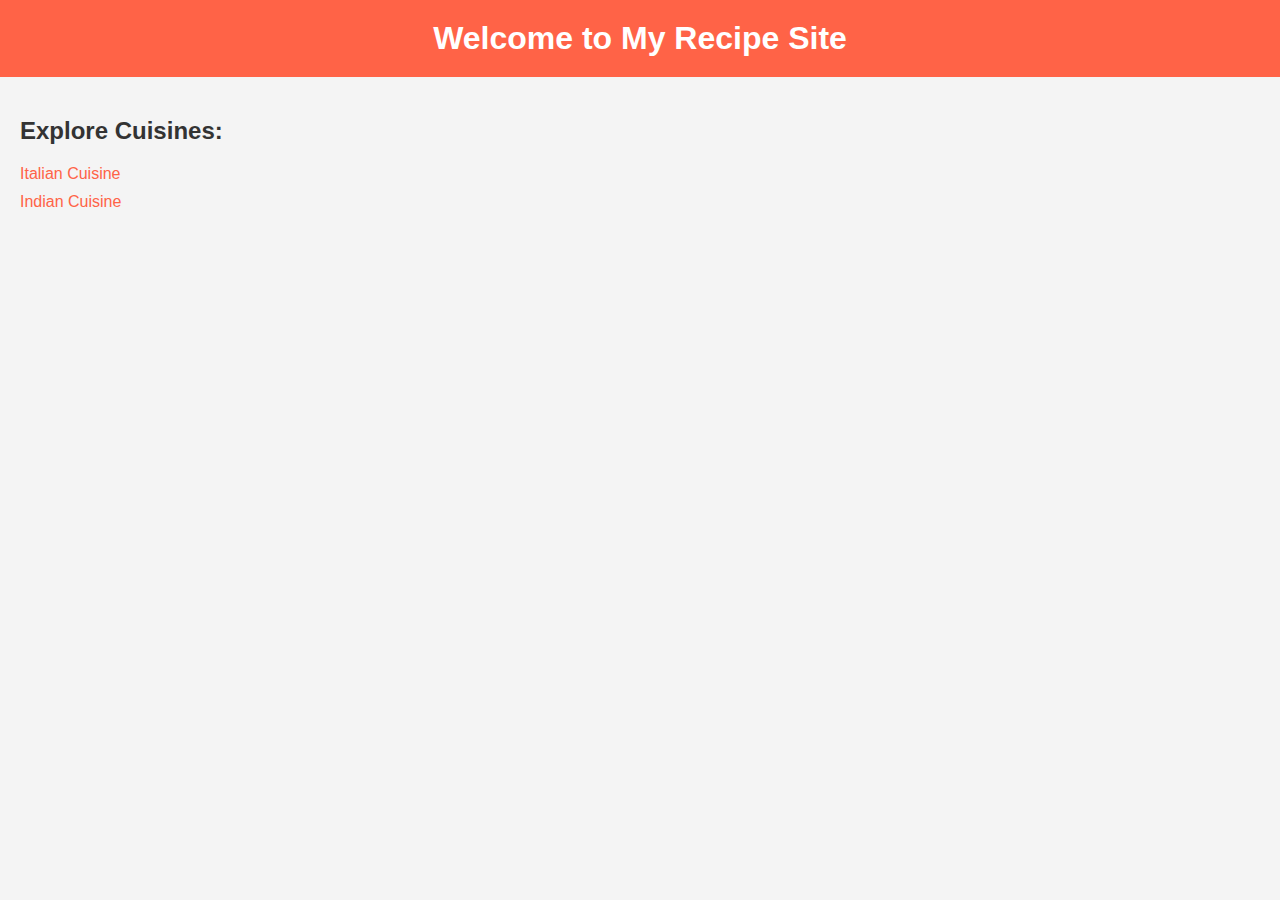
<file: index.html>
<!DOCTYPE html>
<html lang="en">
<head>
  <meta charset="UTF-8">
  <meta name="viewport" content="width=device-width, initial-scale=1.0">
  <title>Recipe Site</title>
  <link rel="stylesheet" href="styles.css">
</head>
<body>
  <header>
    <h1>Welcome to My Recipe Site</h1>
  </header>
  <main>
    <h2>Explore Cuisines:</h2>
    <ul>
      <li><a href="italian.html">Italian Cuisine</a></li>
      <li><a href="indian.html">Indian Cuisine</a></li>
    </ul>
  </main>
</body>
</html>
</file>
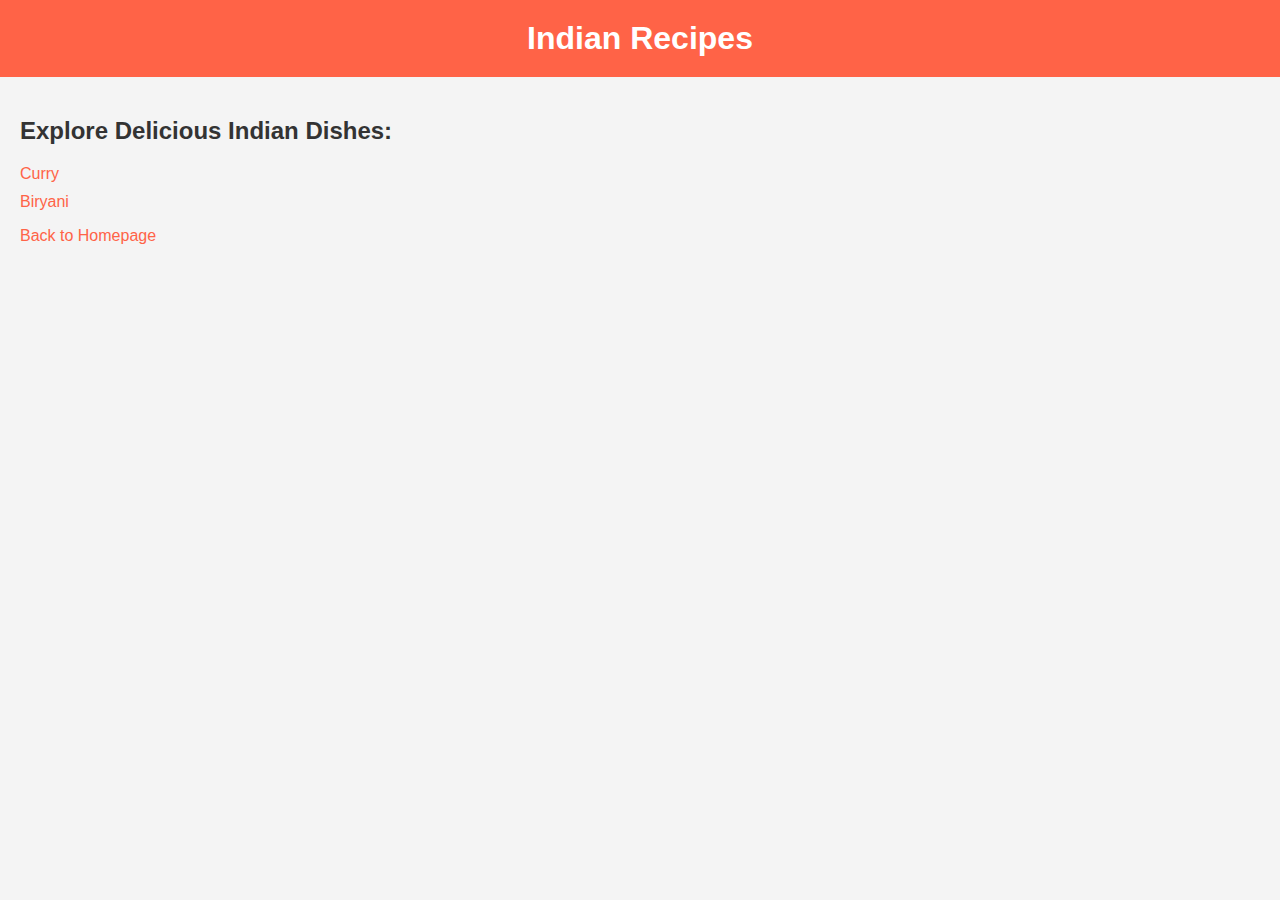
<file: indian.html>
<!DOCTYPE html>
<html lang="en">
<head>
  <meta charset="UTF-8">
  <meta name="viewport" content="width=device-width, initial-scale=1.0">
  <title>Indian Cuisine</title>
  <link rel="stylesheet" href="styles.css">
</head>
<body>
  <header>
    <h1>Indian Recipes</h1>
  </header>
  <main>
    <h2>Explore Delicious Indian Dishes:</h2>
    <ul>
      <li><a href="recipes/curry.html">Curry</a></li>
      <li><a href="recipes/biryani.html">Biryani</a></li>
    </ul>
    <a href="index.html">Back to Homepage</a>
  </main>
</body>
</html>
</file>
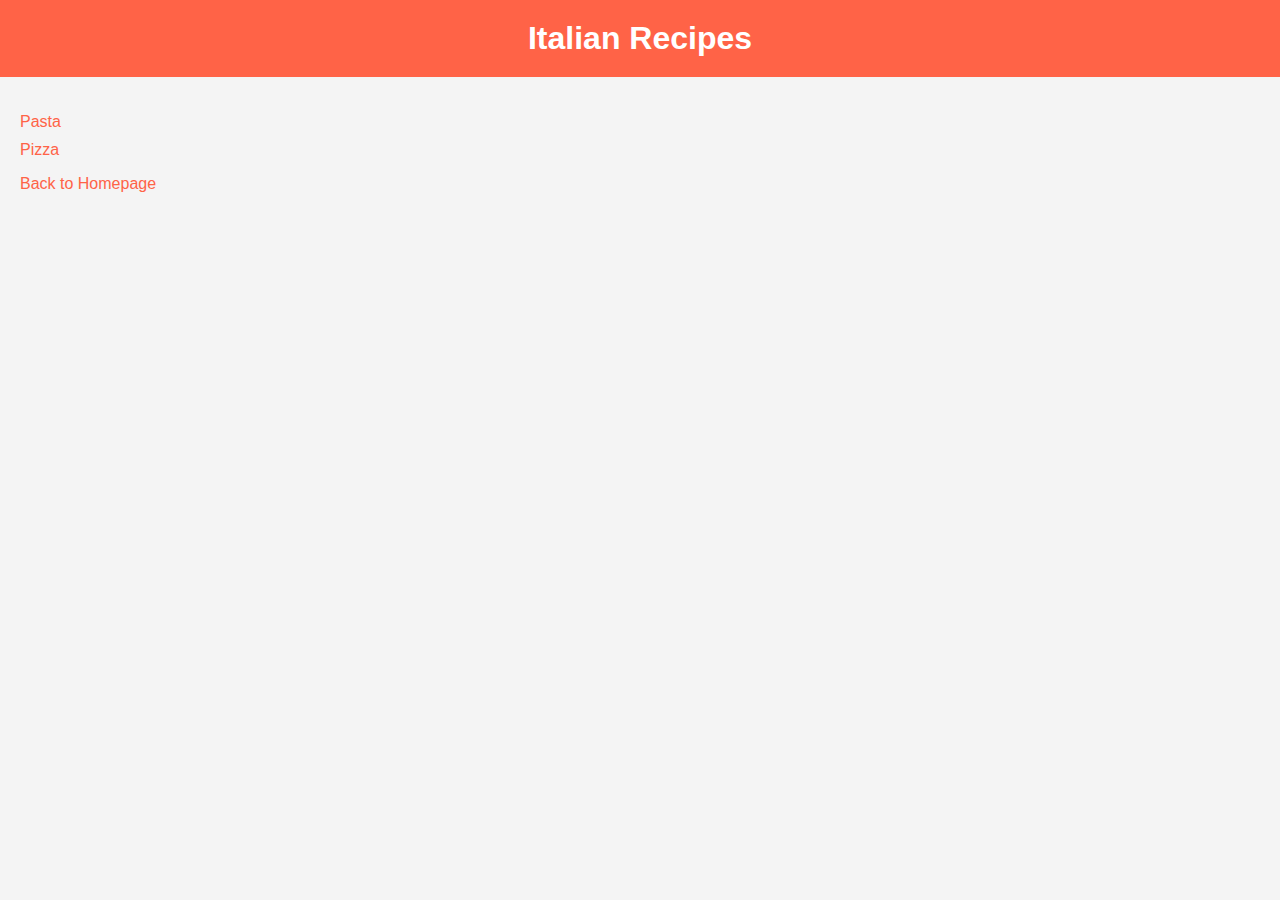
<file: italian.html>
<!DOCTYPE html>
<html lang="en">
<head>
  <meta charset="UTF-8">
  <meta name="viewport" content="width=device-width, initial-scale=1.0">
  <title>Italian Cuisine</title>
  <link rel="stylesheet" href="styles.css">
</head>
<body>
  <header>
    <h1>Italian Recipes</h1>
  </header>
  <main>
    <ul>
      <li><a href="recipes/pasta.html">Pasta</a></li>
      <li><a href="recipes/pizza.html">Pizza</a></li>
    </ul>
    <a href="index.html">Back to Homepage</a>
  </main>
</body>
</html>
</file>
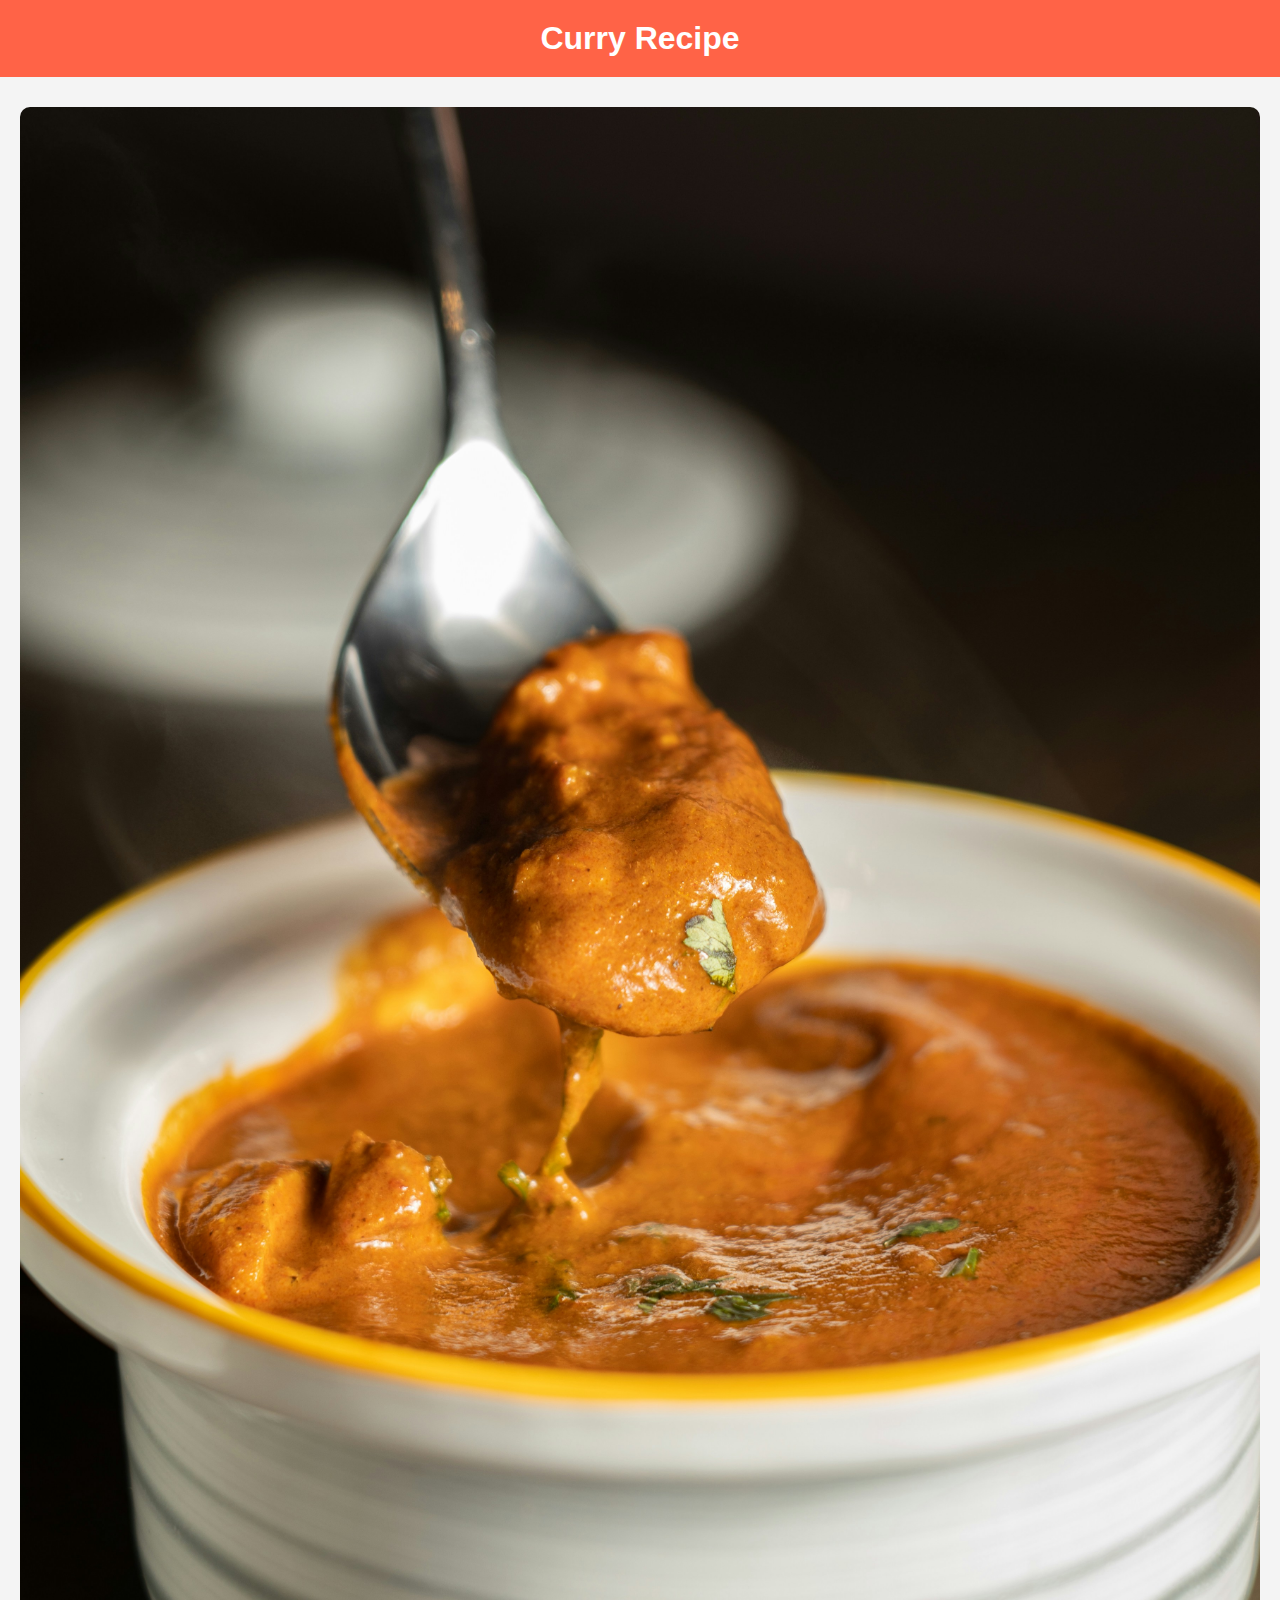
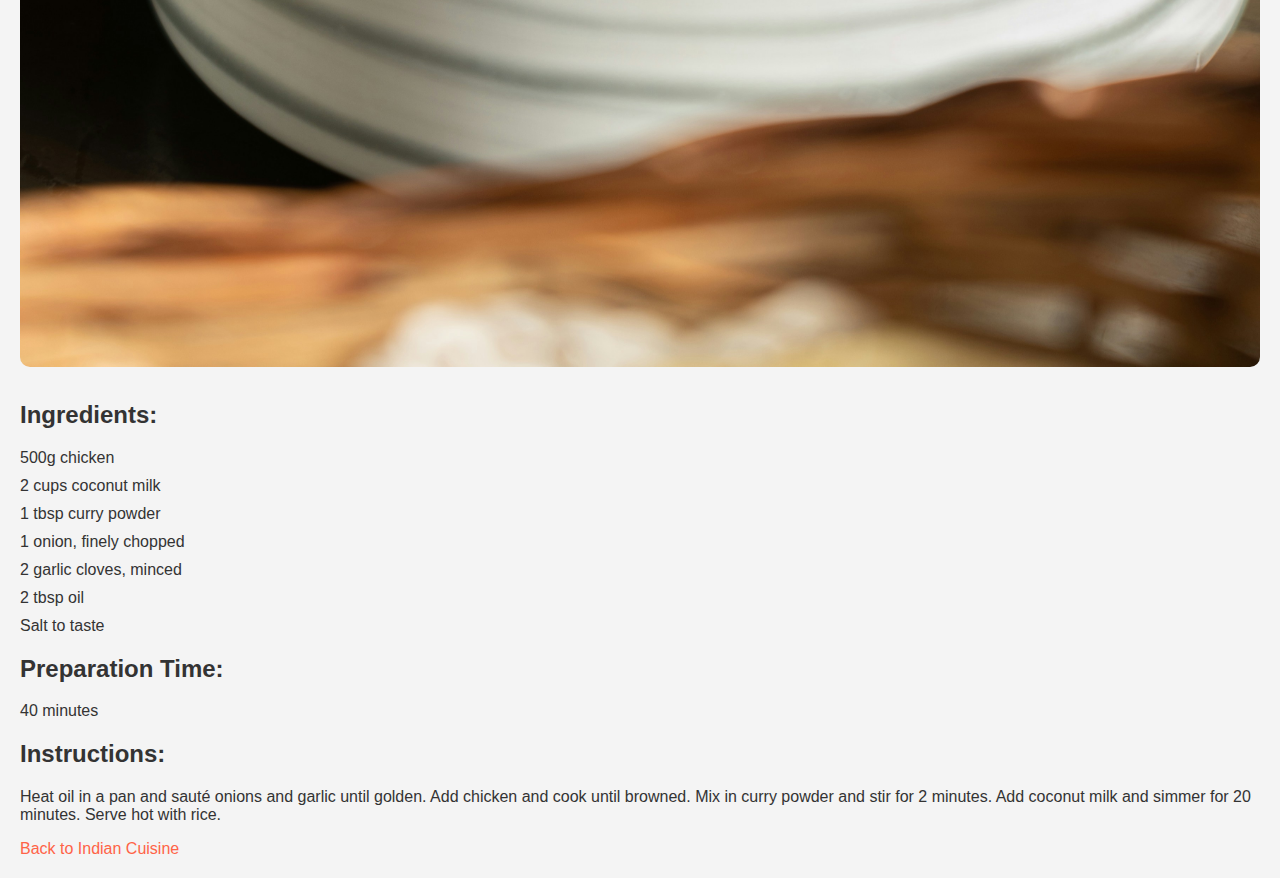
<file: recipes/curry.html>
<!DOCTYPE html>
<html lang="en">
<head>
  <meta charset="UTF-8">
  <meta name="viewport" content="width=device-width, initial-scale=1.0">
  <title>Curry Recipe</title>
  <link rel="stylesheet" href="../styles.css">
</head>
<body>
  <header>
    <h1>Curry Recipe</h1>
  </header>
  <main>
    <img src="../images/curry.jpg" alt="Curry">
    <h2>Ingredients:</h2>
    <ul>
      <li>500g chicken</li>
      <li>2 cups coconut milk</li>
      <li>1 tbsp curry powder</li>
      <li>1 onion, finely chopped</li>
      <li>2 garlic cloves, minced</li>
      <li>2 tbsp oil</li>
      <li>Salt to taste</li>
    </ul>
    <h2>Preparation Time:</h2>
    <p>40 minutes</p>
    <h2>Instructions:</h2>
    <p>
      Heat oil in a pan and sauté onions and garlic until golden. Add chicken and cook until browned. Mix in curry powder and stir for 2 minutes. Add coconut milk and simmer for 20 minutes. Serve hot with rice.
    </p>
    <a href="../indian.html">Back to Indian Cuisine</a>
  </main>
</body>
</html>
</file>
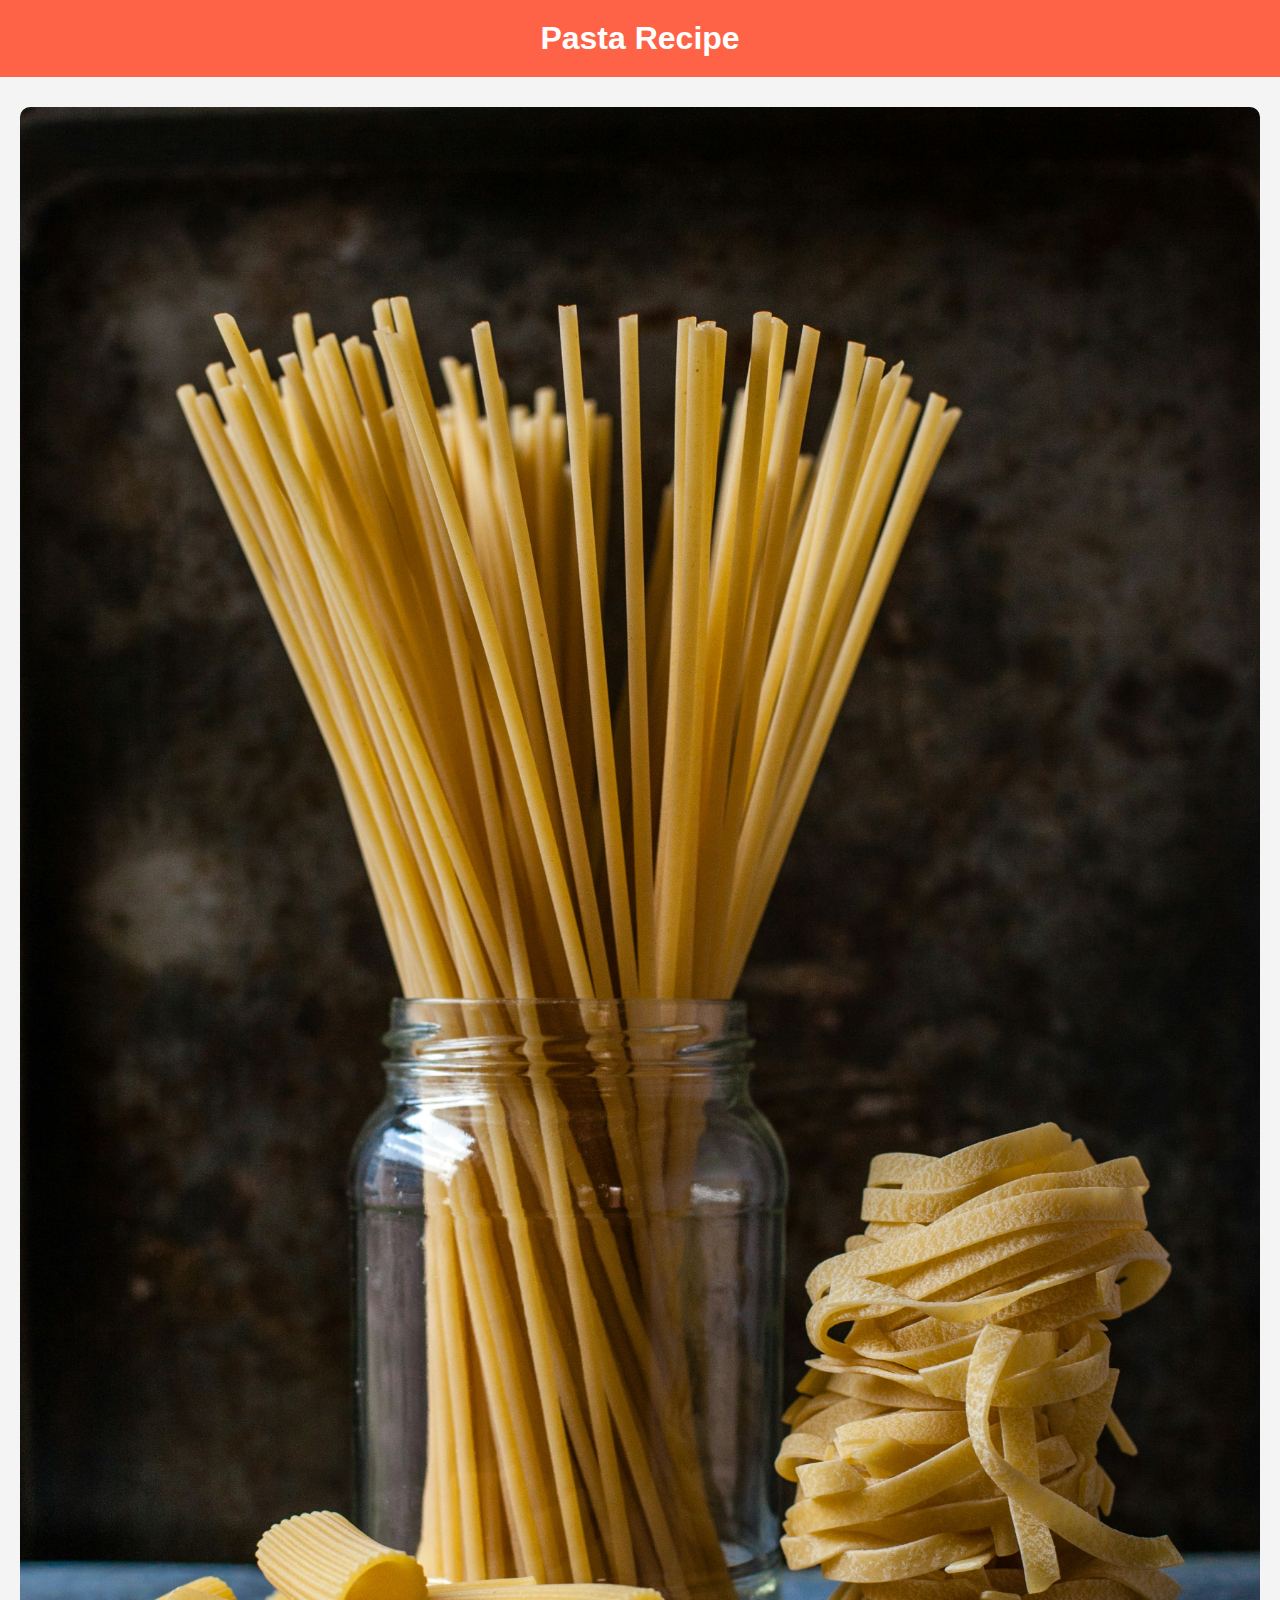
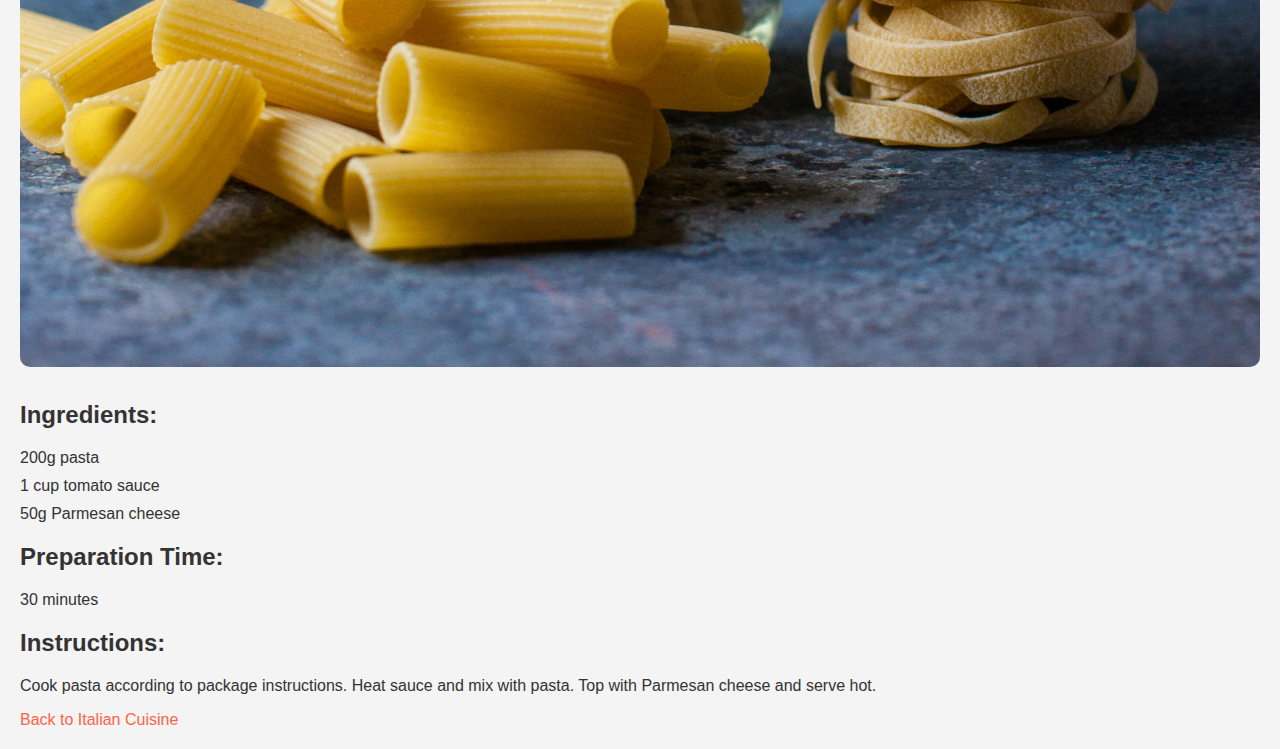
<file: recipes/pasta.html>
<!DOCTYPE html>
<html lang="en">
<head>
  <meta charset="UTF-8">
  <meta name="viewport" content="width=device-width, initial-scale=1.0">
  <title>Pasta Recipe</title>
  <link rel="stylesheet" href="../styles.css">
</head>
<body>
  <header>
    <h1>Pasta Recipe</h1>
  </header>
  <main>
    <img src="../images/pasta.jpg" alt="Pasta">
    <h2>Ingredients:</h2>
    <ul>
      <li>200g pasta</li>
      <li>1 cup tomato sauce</li>
      <li>50g Parmesan cheese</li>
    </ul>
    <h2>Preparation Time:</h2>
    <p>30 minutes</p>
    <h2>Instructions:</h2>
    <p>Cook pasta according to package instructions. Heat sauce and mix with pasta. Top with Parmesan cheese and serve hot.</p>
    <a href="../italian.html">Back to Italian Cuisine</a>
  </main>
</body>
</html>
</file>
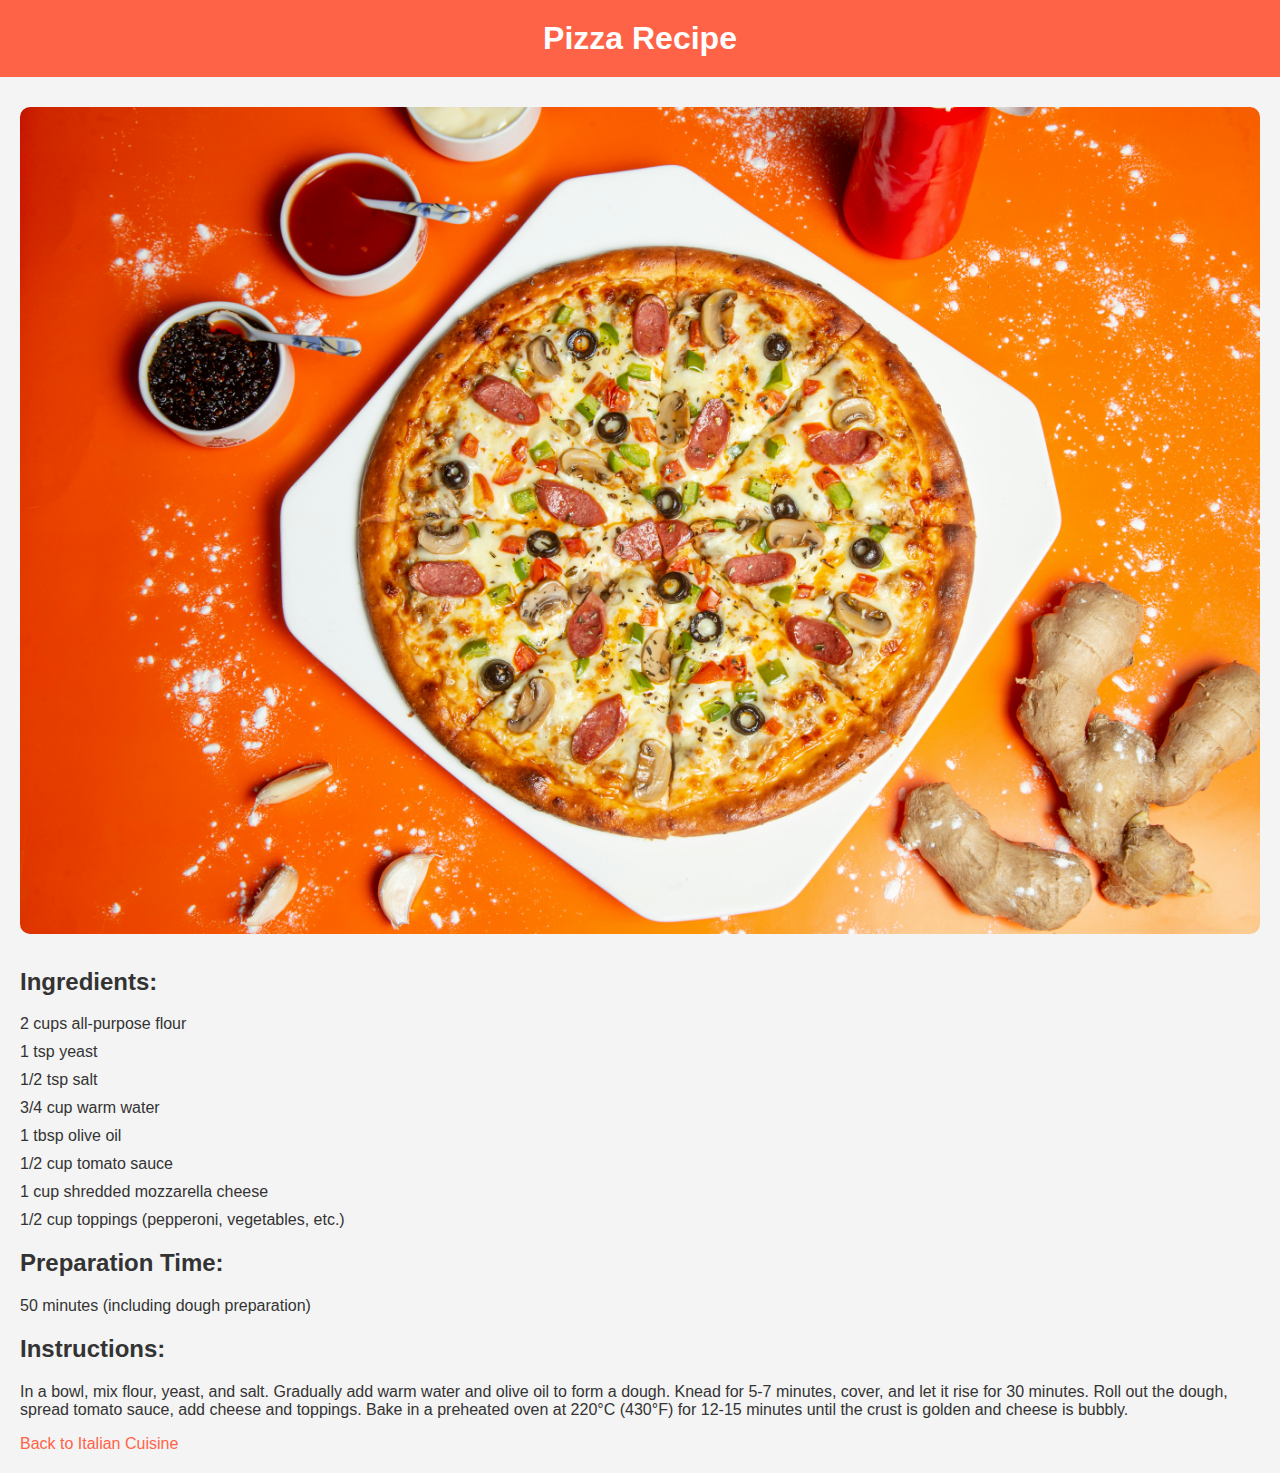
<file: recipes/pizza.html>
<!DOCTYPE html>
<html lang="en">
<head>
  <meta charset="UTF-8">
  <meta name="viewport" content="width=device-width, initial-scale=1.0">
  <title>Pizza Recipe</title>
  <link rel="stylesheet" href="../styles.css">
</head>
<body>
  <header>
    <h1>Pizza Recipe</h1>
  </header>
  <main>
    <img src="../images/pizza.jpg" alt="Pizza">
    <h2>Ingredients:</h2>
    <ul>
      <li>2 cups all-purpose flour</li>
      <li>1 tsp yeast</li>
      <li>1/2 tsp salt</li>
      <li>3/4 cup warm water</li>
      <li>1 tbsp olive oil</li>
      <li>1/2 cup tomato sauce</li>
      <li>1 cup shredded mozzarella cheese</li>
      <li>1/2 cup toppings (pepperoni, vegetables, etc.)</li>
    </ul>
    <h2>Preparation Time:</h2>
    <p>50 minutes (including dough preparation)</p>
    <h2>Instructions:</h2>
    <p>
      In a bowl, mix flour, yeast, and salt. Gradually add warm water and olive oil to form a dough. Knead for 5-7 minutes, cover, and let it rise for 30 minutes. Roll out the dough, spread tomato sauce, add cheese and toppings. Bake in a preheated oven at 220°C (430°F) for 12-15 minutes until the crust is golden and cheese is bubbly.
    </p>
    <a href="../italian.html">Back to Italian Cuisine</a>
  </main>
</body>
</html>
</file>
<file: styles.css>
body {
    font-family: Arial, sans-serif;
    margin: 0;
    padding: 0;
    background-color: #f4f4f4;
    color: #333;
  }
  
  header {
    background: #ff6347;
    color: white;
    padding: 20px;
    text-align: center;
  }
  
  h1 {
    margin: 0;
  }
  
  ul {
    list-style: none;
    padding: 0;
  }
  
  ul li {
    margin: 10px 0;
  }
  
  a {
    text-decoration: none;
    color: #ff6347;
  }
  
  a:hover {
    text-decoration: underline;
  }
  
  img {
    max-width: 100%;
    height: auto;
    border-radius: 10px;
    margin: 10px 0;
  }
  
  main {
    padding: 20px;
  }
</file>
